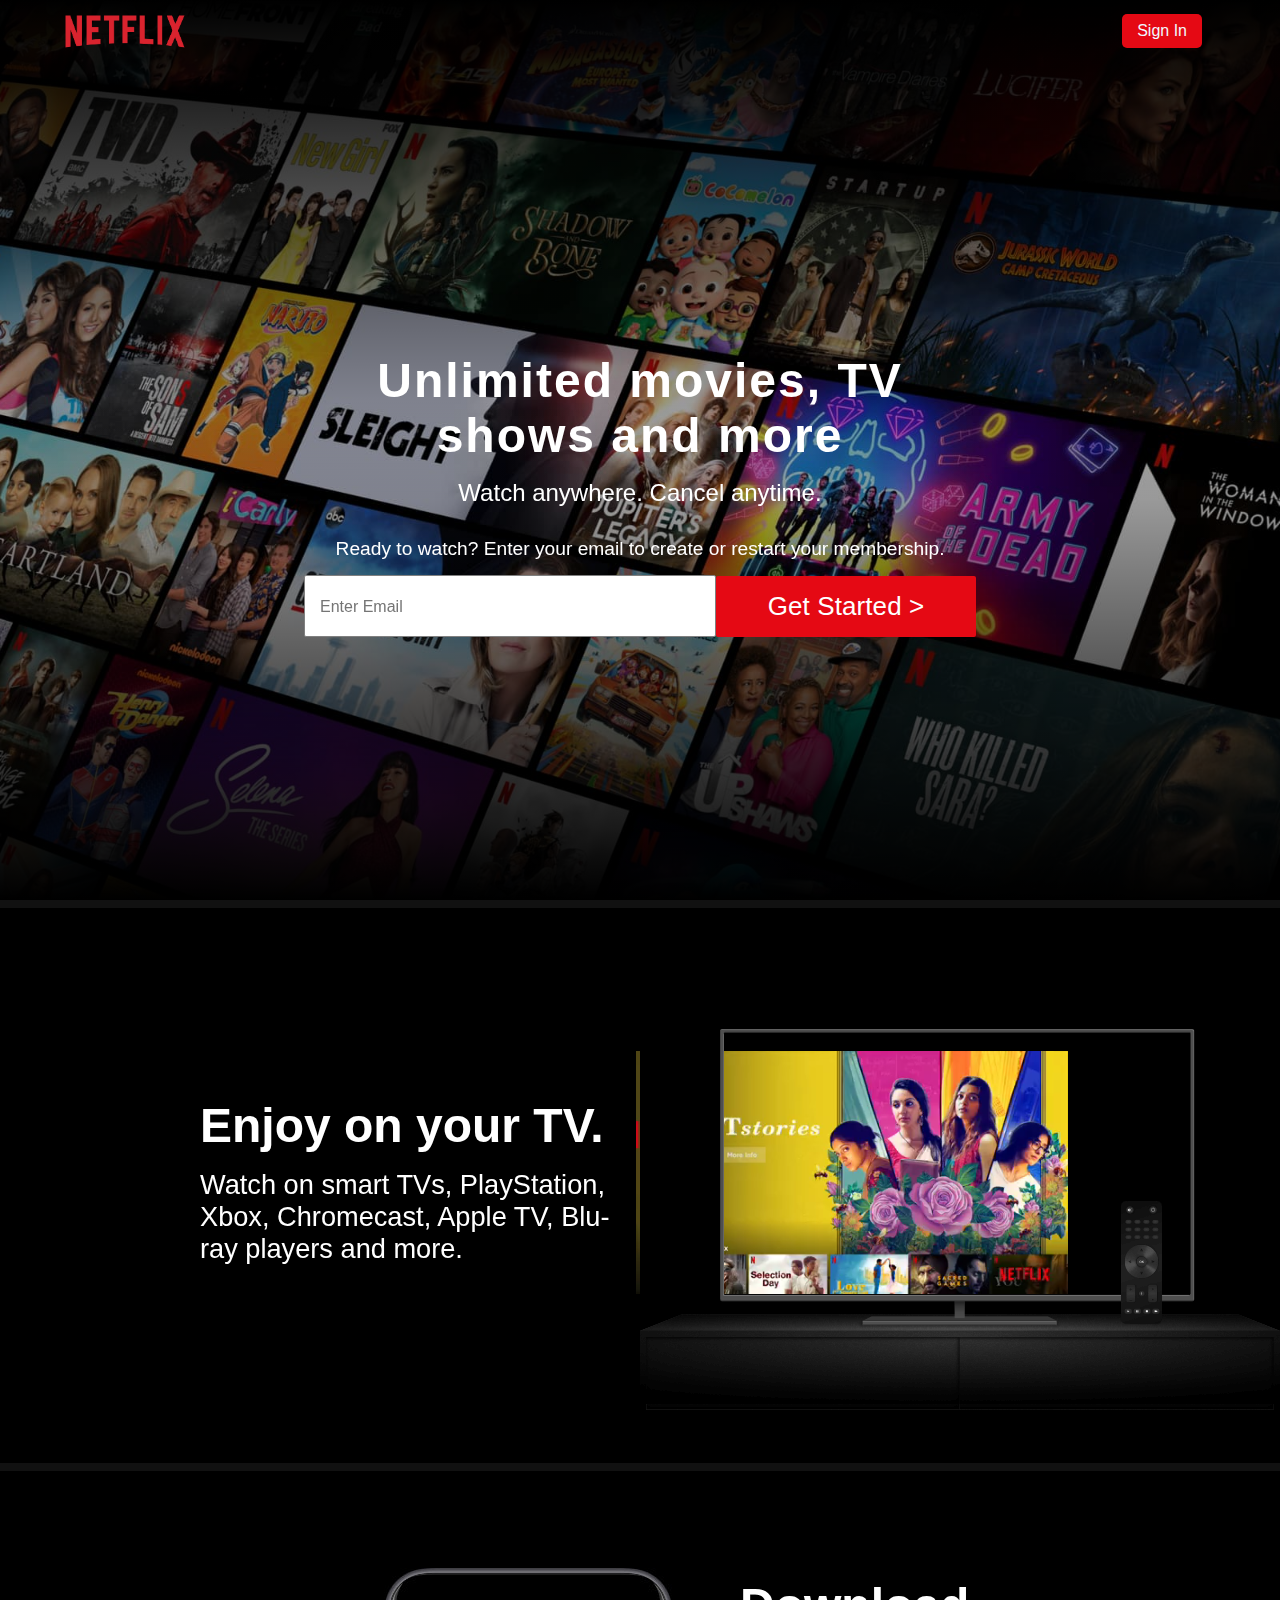
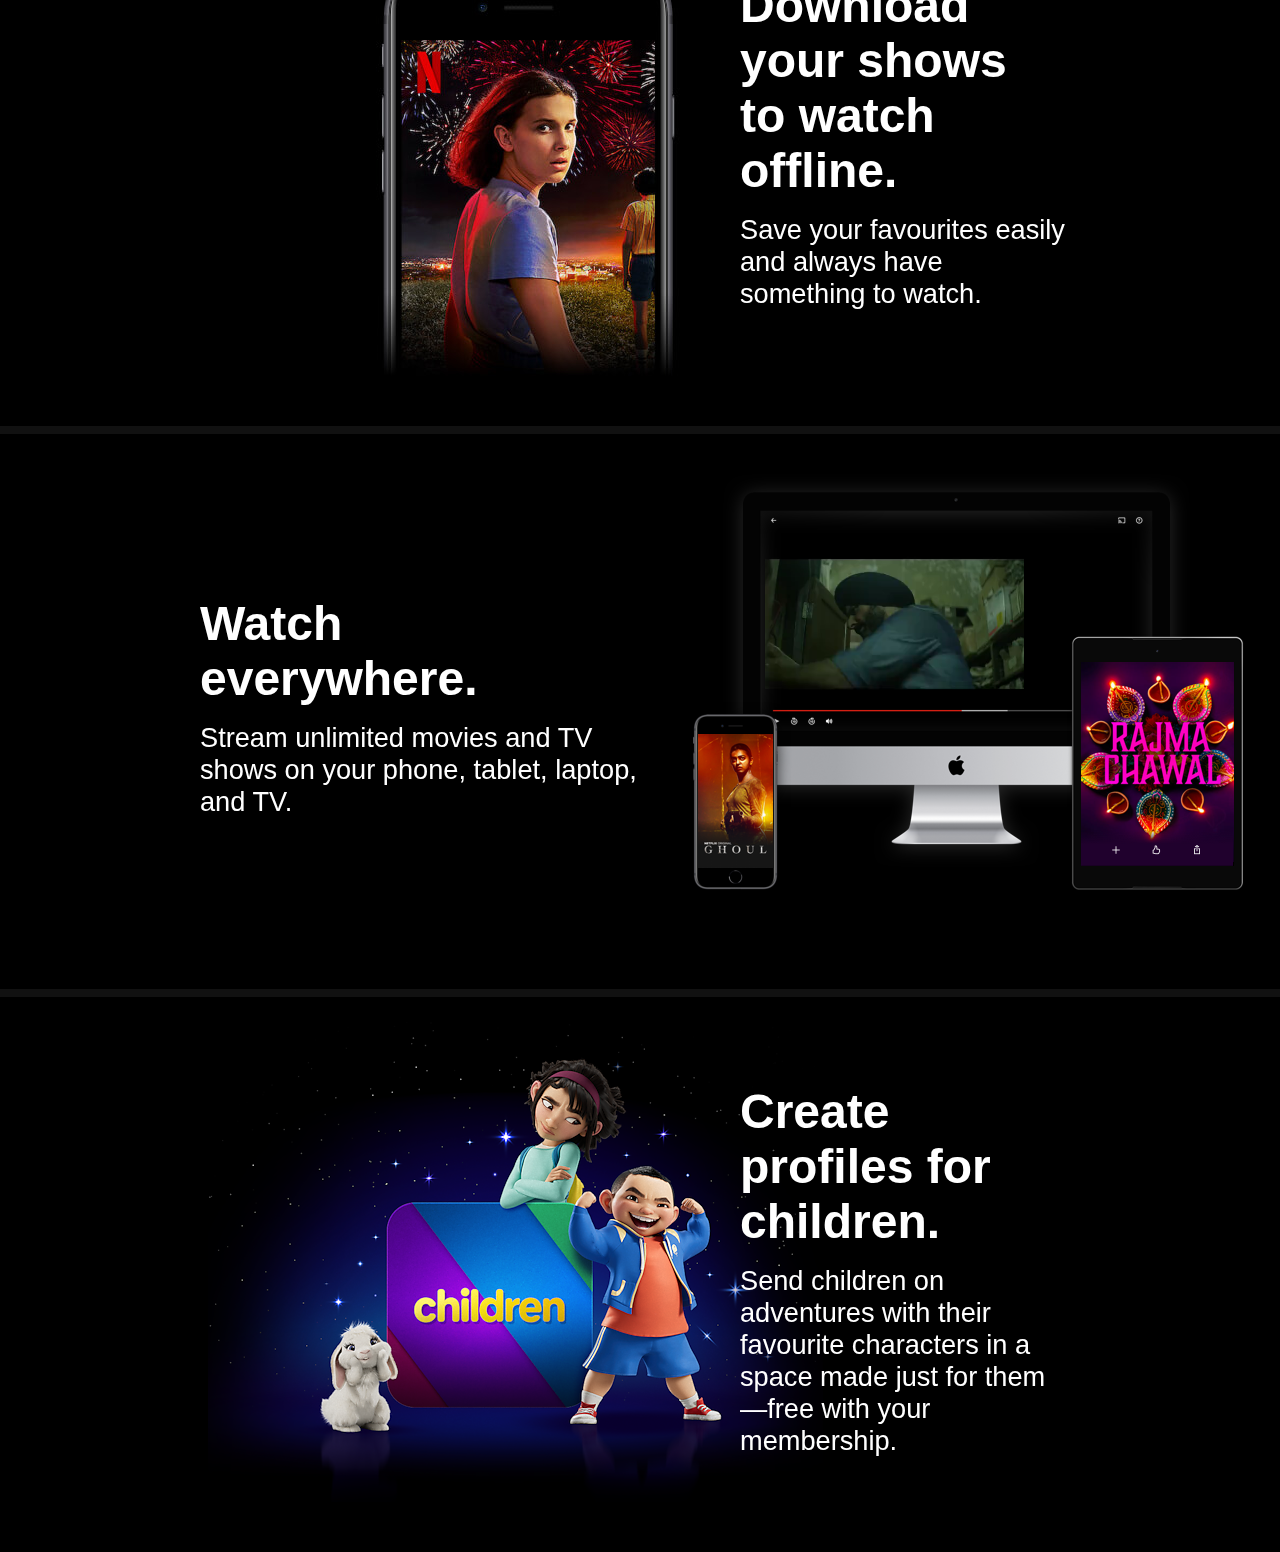
<file: index.html>
<!DOCTYPE html>
<html lang="en">
<head>
    <meta charset="UTF-8">
    <meta http-equiv="X-UA-Compatible" content="IE=edge">
    <meta name="viewport" content="width=device-width, initial-scale=1.0">
    <link rel="icon" href="assests/nficon.ico">
    <link rel="stylesheet" href="./style.css">
    <title>Netflix India – Watch TV Shows Online, Watch Movies Online</title>
</head> 
<body>
    <section class="container">
        <div class="head">
            <img src="assests/netflixlogo.png" alt="">
            <a href="https://www.google.com/">Sign In</a>
        </div>
    </section>
    <section class="banner">
             <img src="assests/netfliximg.jpg" alt="banner" class="fit"> 
        <div class="box">
            <div class="heading">
                <h2>Unlimited movies, TV shows and more </h2>
                <h5>Watch anywhere. Cancel anytime.</h5>
                <p>Ready to watch? Enter your email to create or restart your membership.</p>
            </div>
            <div class="Email">
                <input type="text" placeholder="Enter Email">
                <a href="moviezone.html">Get Started > </a>
            </div>
        </div>
 </section>

<section class="style-card">
<div class="card-1">
    <div class="desc-1">
        <h1>Enjoy on your TV.</h1>
        <p>Watch on smart TVs, PlayStation, Xbox, Chromecast, Apple TV,
         Blu-ray players and more.</p>
    </div>
  <img src="assests/part1.png" alt="">
  <video class="video-1" autoplay="" playsinline="" muted="" loop="">
    <source src="assests/video-tv-in-0819.m4v" type="video/mp4">
  </video>
</div>

<div class="card-2">
     
    <img src="assests/part2.jpg" alt="img">
  <!-- <video class="video-1" autoplay="" playsinline="" muted="" loop="">
    <source src="assests/video-tv-in-0819.m4v" type="video/mp4">
  </video> -->

    <div class="desc-2">
        <h1>Download your shows to watch offline.</h1>
        <p>Save your favourites easily and always have something to watch.</p>
    </div>
</div>
 <div class="card-3">
        <div class="desc-3">
            <h1>Watch everywhere.</h1>
            <p>Stream unlimited movies and TV shows on your phone, tablet, laptop, and TV.</p>
        </div>
      <img src="assests/part3img.png" alt="">
      <video class="video-1" autoplay="" playsinline="" muted="" loop="">
        <source src="assests/part3video.m4v" type="video/mp4">
      </video>
    </div>


 <div class="card-4">
     
        <img src="assests/part4.png" alt="img">
      <!-- <video class="video-1" autoplay="" playsinline="" muted="" loop="">
        <source src="assests/video-tv-in-0819.m4v" type="video/mp4">
      </video> -->
    
        <div class="desc-4">
            <h1>Create profiles for children.</h1>
            <p>Send children on adventures with their favourite characters in a space made just for them—free with your membership.</p>
        </div>
  
</div>


</section> 

</body>
</html>
</file>
<file: style.css>
*{
    margin: 0;
    padding: 0;
    /* background-color: black; */
}

body{
    font-family: Arial, Helvetica, sans-serif;
     background-color: black; 
}

.container .head {
    position: absolute;
    top: 10;
    left: 10;
    display: flex;
    justify-content: space-between;
    align-items: center;
    width: 90%;
    padding: 0px 50px;
    z-index: 1000000;
}

.container .head img{
    width: 13%;
}

.container .head a{
    color: aliceblue;
    text-decoration: none;
    background-color: #E50914;
    padding: 8px 15px;
    border-radius: 5px;
}

.banner{
    width: 100%;
    height: 100vh;
    position: relative;
    display: flex;
    justify-content: center;
    align-items: center;
}

.banner .fit{
    width: 100%;
    height: 100%;
    position: absolute;
    top: 0;
    left: 0;
    object-fit: cover;
}
.banner .box{
    position: absolute;
    top: 55%;
    left: 50%;
    transform: translate(-50%, -50%);
    z-index: 1000;
}
.banner .box .heading{
    display: flex;
    flex-direction: column;
    justify-content: center;
    align-items: center;
    text-align: center;
}
.banner .box .heading h2{
    font-size: 3em;
    color: #fff;
    letter-spacing: 2px;
    width: 80%;
}
.banner .box .heading h5{
    font-size: 1.5em;
    color: #fff;
    font-weight: 300;
    padding: 1rem 0;
}

.banner .box .heading p{
    font-size: 1.2em;
    color: #fff;
    font-weight: 300;
    padding: 15px 0;
    /* padding-bottom: 20px; */
}
.banner .box .Email{
    display: flex;
    flex-direction: row;
    justify-content: center;
    align-items: center;
}
.banner .box .Email input{
    font-size: 16px;
    color: #000;
    height: 50px;
    min-width: 400px;
    outline: none;
    border-radius: 2px;
    border: 1px solid grey;
    align-items: center;
    padding: 10px 10px 0 0;
}
.banner .box .Email input::placeholder{
    position: absolute;
    top: 22px;
    left: 15px;
}
.banner .box .Email a{
    text-decoration: none;
    /* text-transform: uppercase; */
    color: #fff;
    font-weight: 400;
    background: #E50914;
    line-height: 61px;
    border-radius: 2px;
    min-width: 200px;
    font-size: 1.625rem;
    padding: 0 30px;
    letter-spacing: 0.1px;
    text-align: center;
}
.banner:before{
    content: '';
    position: absolute;
    top: 0;
    left: 0;
    width: 100%;
    height: 500px;
    z-index: 1;
    background: linear-gradient(to bottom,#000,transparent);
}
.banner:after{
    content: '';
    position: absolute;
    bottom: 0;
    left: 0;
    width: 100%;
    height: 500px;
    z-index: 1;
    background: linear-gradient(to top,#000,transparent);
}
.card-1,
.card-2,
.card-3,
.card-4{
    border-top: 8px solid #111;
    padding: 50px;
    color: #fff;
}

.card-1{
    position: relative;
    display: inline-grid;
    grid-template-columns: 50% 40%;
    text-align: left;
    align-items: center;
    padding: 25px 100px 50px;
}
.desc-1{
  padding-left: 100px;
  
}
.style-card h1{
    font-size: 3rem;
    padding: 1rem;
    padding-left: 0;

}

.style-card p{
    font-size: 1.7rem;
    line-height: 2rem;
}
.card-1 video{
    position: relative;
    height: 58%;
    width: 100%;
    grid-column: 2/2;
    grid-row: 1/2;
    z-index: -1;
    margin-left:-1%;
}
.card-1 img{
    grid-column: 2/2;
    grid-row: 1/2;
}
.card-2, .card-4{
    position: relative;
    margin: 0 auto;
   
    display: inline-grid;
    justify-content: center;
    grid-template-columns: 40% 40%;
    text-align: left;
    align-items: center;
    padding: 25px 100px 50px;
}

.desc-2, .desc-4{
    padding-left: 100px;
    /* padding-right: 20px; */
}

.card-3{
    position: relative;
    display: inline-grid;
    grid-template-columns: 50% 40%;
    text-align: left;
    align-items: center;
    padding: 25px 100px 50px;
}

.desc-3{
    padding-left: 100px;
}
.card-3 video{
    position: relative;
    top: -75px;
    left: 125px;
    height: 78%;
    width: 60%;
    grid-column: 2/2;
    grid-row: 1/2;
    z-index: -1;
    /* margin-left: 15%; */
}

.card-3 img{
    grid-column: 2/2;
    grid-row: 1/2;
}
</file>
